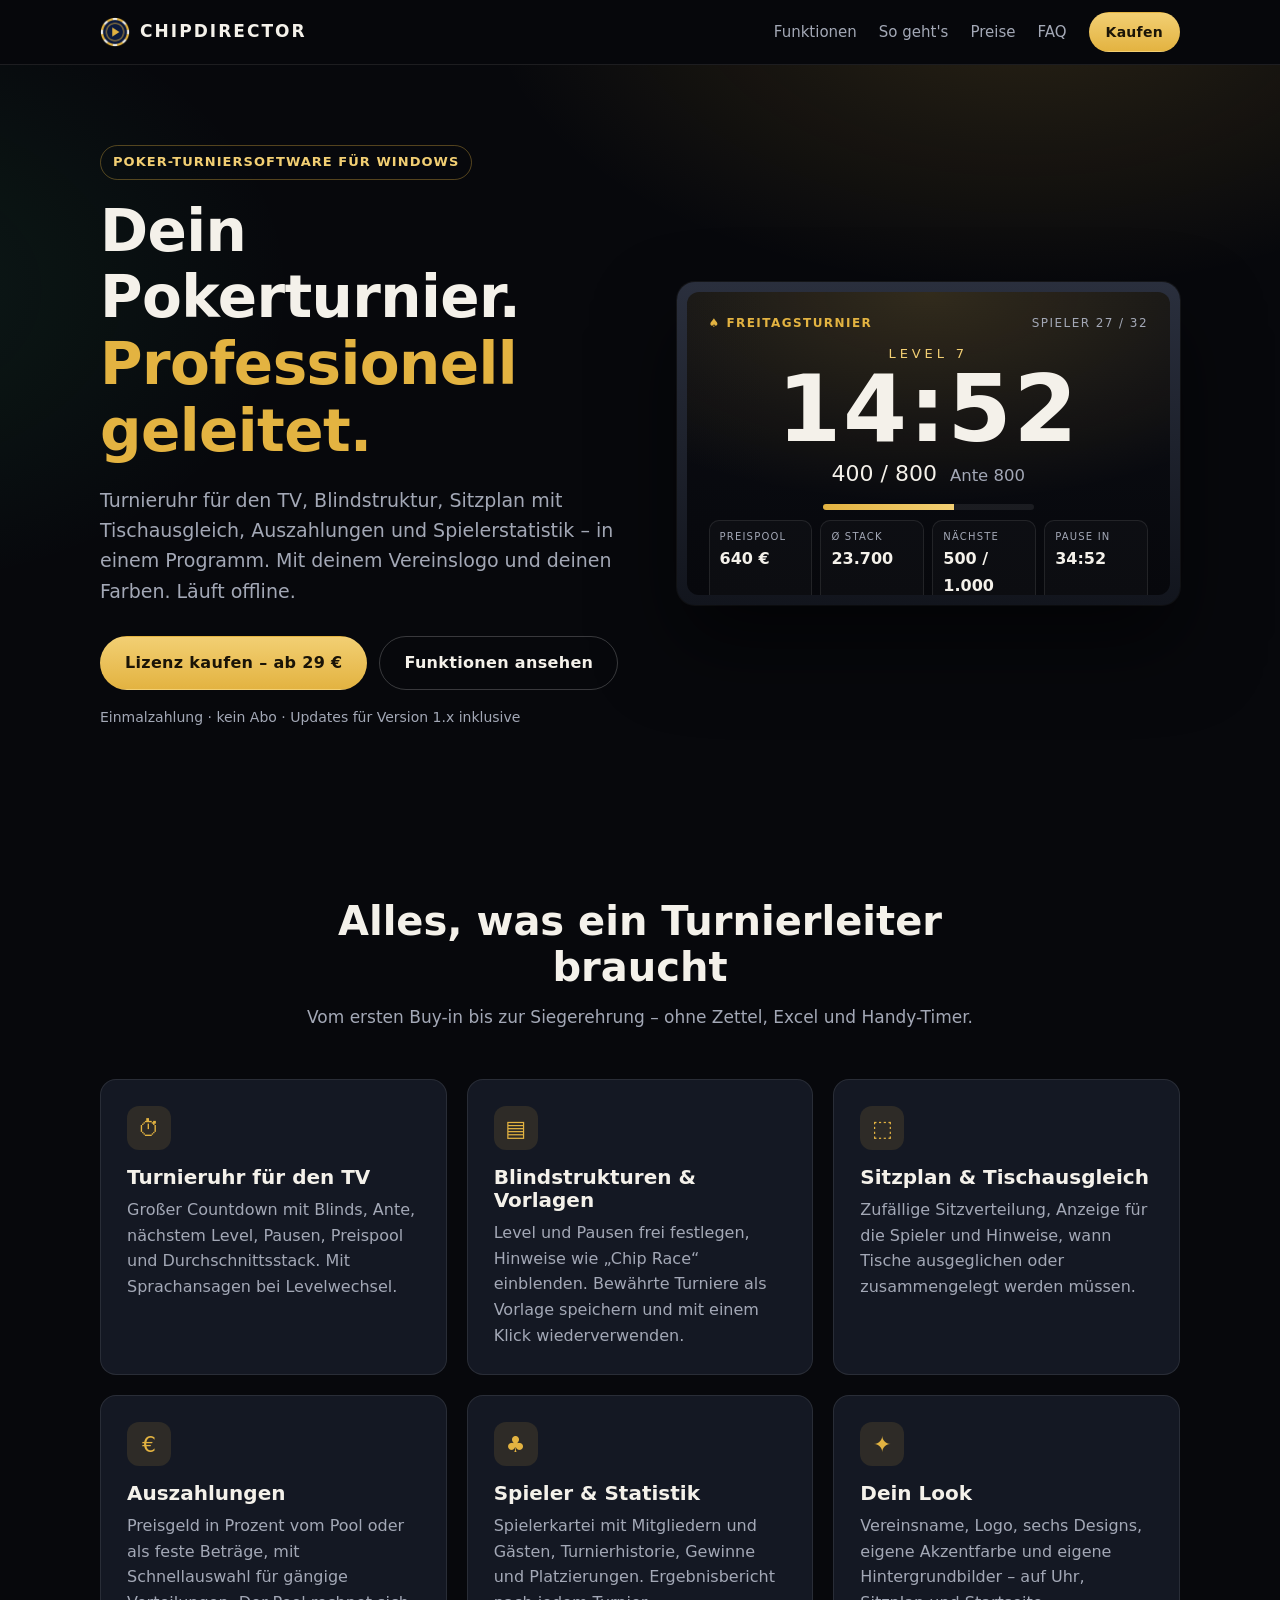
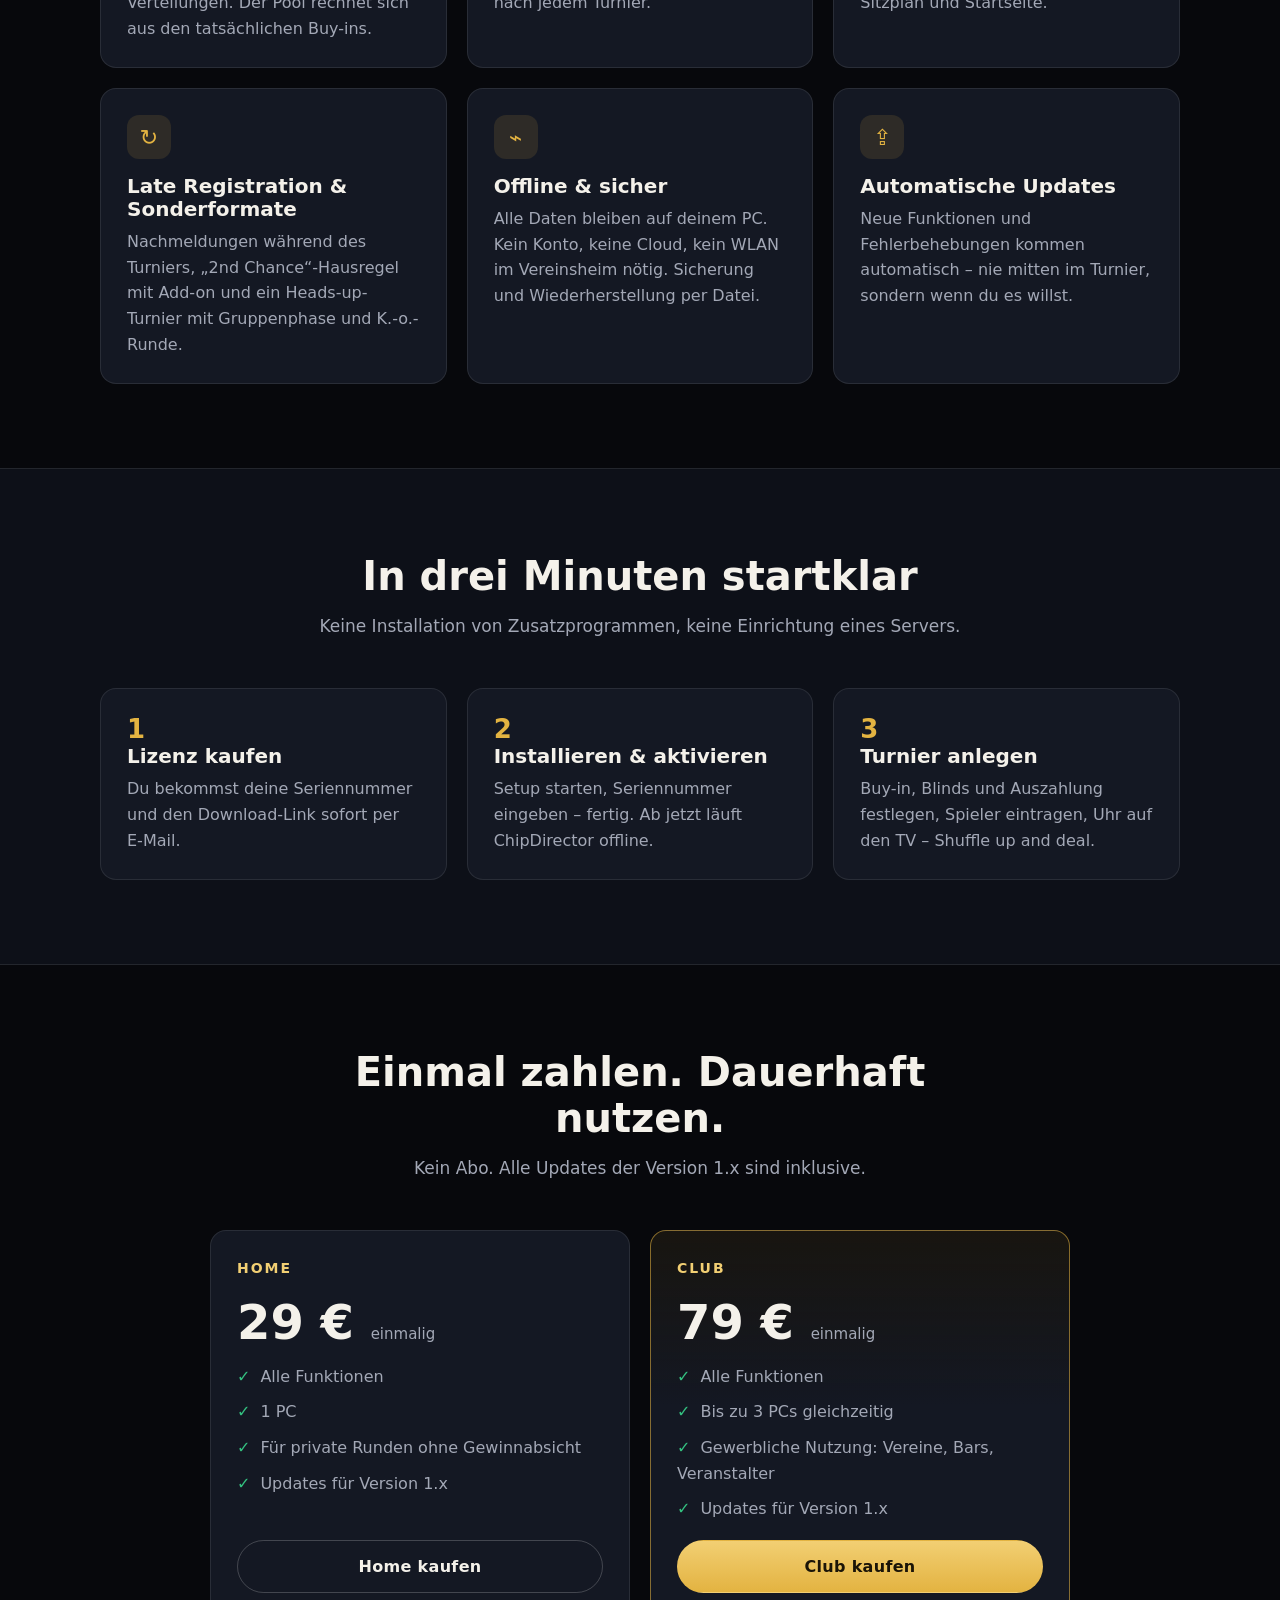
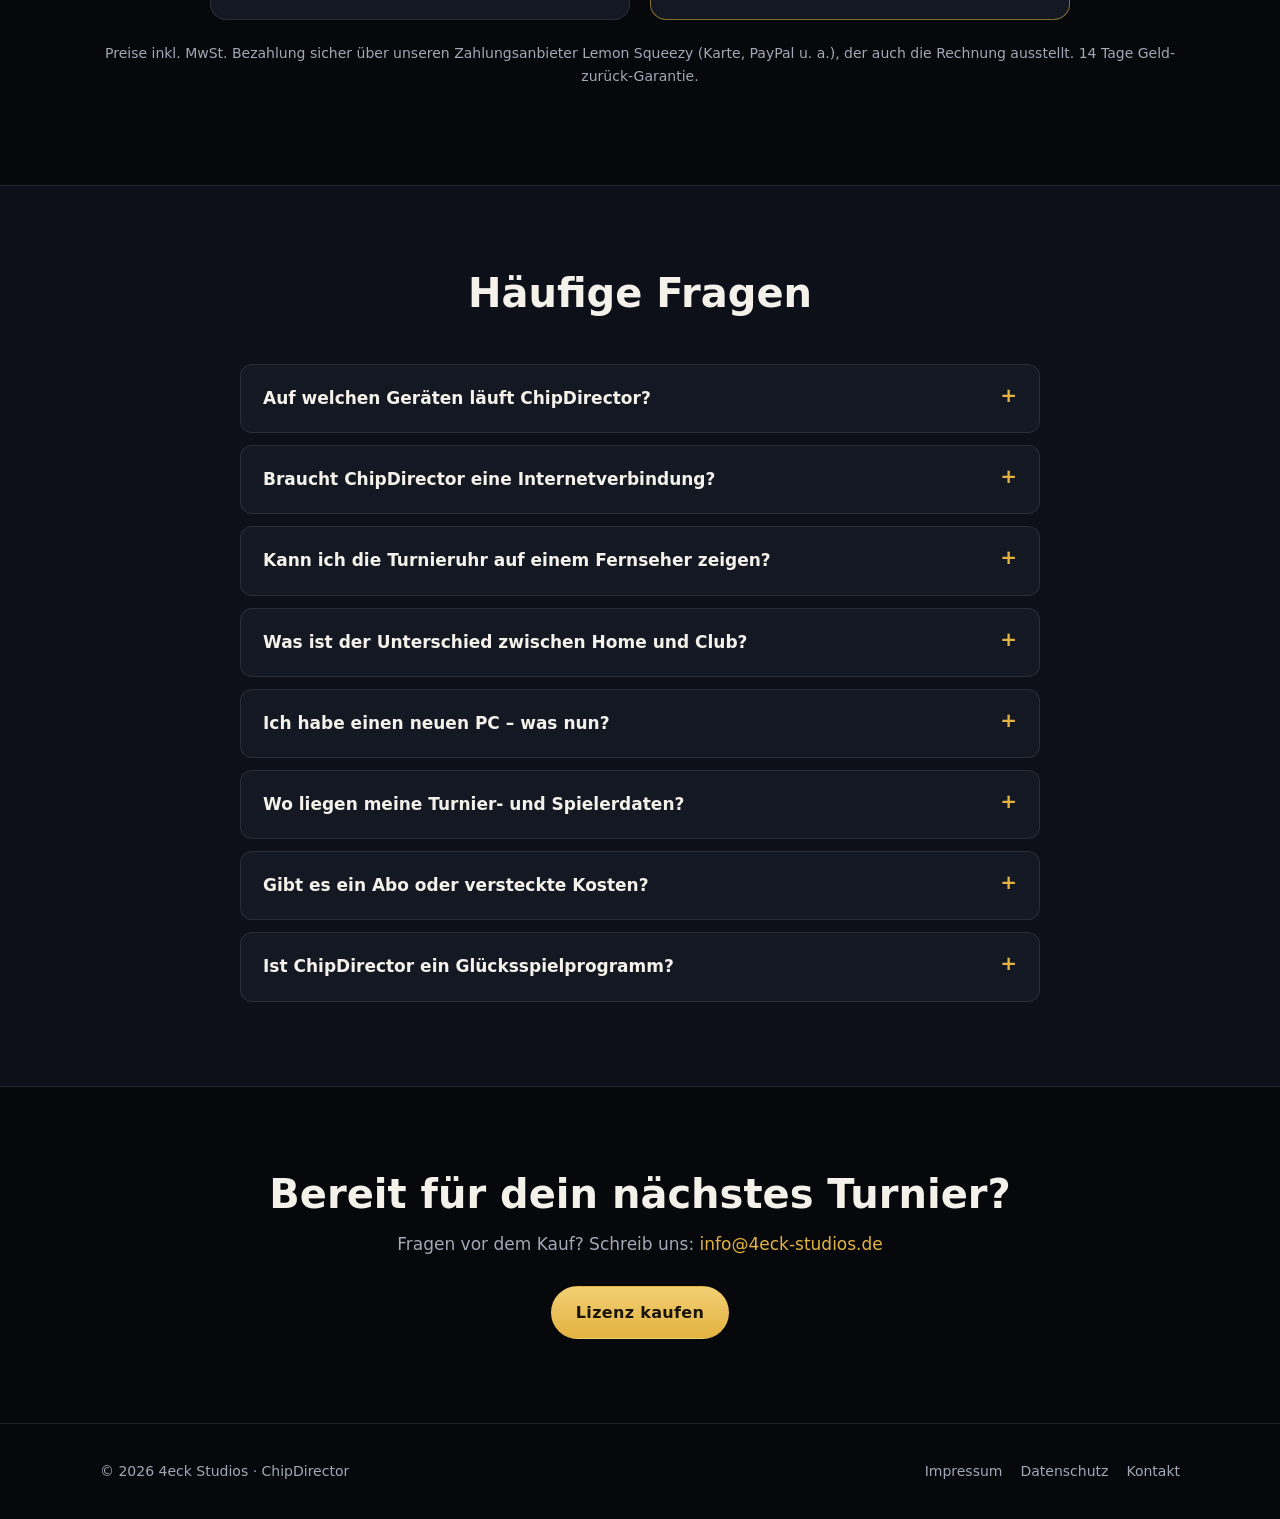
<file: index.html>
<!doctype html>
<html lang="de">
  <head>
    <meta charset="utf-8" />
    <meta name="viewport" content="width=device-width, initial-scale=1" />
    <title>ChipDirector – Poker-Turniersoftware für Vereine und Homegames</title>
    <meta
      name="description"
      content="ChipDirector ist die Poker-Turniersoftware für Windows: Turnieruhr für den TV, Blindstruktur, Sitzplan mit Tischausgleich, Auszahlungen, Spielerstatistik. Läuft offline, mit eigenem Logo und Design."
    />
    <link rel="canonical" href="https://4eck-studios-apps.github.io/chipdirector/" />
    <meta name="theme-color" content="#07080c" />
    <link rel="icon" type="image/png" href="assets/favicon.png" />
    <link rel="apple-touch-icon" href="assets/apple-touch-icon.png" />

    <meta property="og:type" content="website" />
    <meta property="og:locale" content="de_DE" />
    <meta property="og:site_name" content="ChipDirector" />
    <meta property="og:title" content="ChipDirector – Poker-Turniersoftware für Vereine und Homegames" />
    <meta
      property="og:description"
      content="Turnieruhr, Sitzplan, Auszahlungen und Statistik in einem Programm. Für Windows, offline, mit eigenem Vereinslogo."
    />
    <meta property="og:url" content="https://4eck-studios-apps.github.io/chipdirector/" />
    <meta property="og:image" content="https://4eck-studios-apps.github.io/chipdirector/assets/icon.png" />
    <meta name="twitter:card" content="summary" />

    <link rel="stylesheet" href="styles.css" />

    <script type="application/ld+json">
      {
        "@context": "https://schema.org",
        "@graph": [
          {
            "@type": "SoftwareApplication",
            "name": "ChipDirector",
            "applicationCategory": "GameApplication",
            "applicationSubCategory": "Poker Tournament Management",
            "operatingSystem": "Windows 10, Windows 11",
            "description": "Poker-Turniersoftware für Vereine und Homegames: Turnieruhr, Blindstruktur, Sitzplan mit Tischausgleich, Auszahlungen und Spielerstatistik. Läuft offline.",
            "url": "https://4eck-studios-apps.github.io/chipdirector/",
            "image": "https://4eck-studios-apps.github.io/chipdirector/assets/icon.png",
            "publisher": { "@type": "Organization", "name": "4eck Studios" },
            "offers": [
              { "@type": "Offer", "name": "Home", "price": "29.00", "priceCurrency": "EUR" },
              { "@type": "Offer", "name": "Club", "price": "79.00", "priceCurrency": "EUR" }
            ]
          },
          {
            "@type": "FAQPage",
            "mainEntity": [
              {
                "@type": "Question",
                "name": "Braucht ChipDirector eine Internetverbindung?",
                "acceptedAnswer": {
                  "@type": "Answer",
                  "text": "Nur einmalig zur Aktivierung mit deiner Seriennummer. Danach läuft ChipDirector komplett offline – ideal für Vereinsheime und Locations ohne WLAN."
                }
              },
              {
                "@type": "Question",
                "name": "Kann ich die Turnieruhr auf einem Fernseher zeigen?",
                "acceptedAnswer": {
                  "@type": "Answer",
                  "text": "Ja. Uhr und Sitzplan öffnen sich in eigenen Fenstern, die du auf einen zweiten Bildschirm oder TV ziehst und mit F11 im Vollbild zeigst."
                }
              },
              {
                "@type": "Question",
                "name": "Was ist der Unterschied zwischen Home und Club?",
                "acceptedAnswer": {
                  "@type": "Answer",
                  "text": "Home ist für private Runden auf einem PC. Club erlaubt die Nutzung auf bis zu drei PCs und die gewerbliche Nutzung, z. B. durch Vereine mit Startgeld, Bars oder Veranstalter."
                }
              }
            ]
          }
        ]
      }
    </script>
  </head>
  <body>
    <header class="site-header">
      <div class="wrap">
        <a class="brand" href="./"><img src="assets/favicon.png" alt="" width="30" height="30" />ChipDirector</a>
        <nav class="nav" aria-label="Hauptnavigation">
          <a class="hide-sm" href="#funktionen">Funktionen</a>
          <a class="hide-sm" href="#so-gehts">So geht's</a>
          <a href="#preise">Preise</a>
          <a class="hide-sm" href="#faq">FAQ</a>
          <a class="btn btn-gold btn-small" href="#preise">Kaufen</a>
        </nav>
      </div>
    </header>

    <main>
      <section class="hero">
        <div class="wrap">
          <div>
            <span class="eyebrow">Poker-Turniersoftware für Windows</span>
            <h1>Dein Pokerturnier.<br /><em>Professionell geleitet.</em></h1>
            <p class="lead">
              Turnieruhr für den TV, Blindstruktur, Sitzplan mit Tischausgleich, Auszahlungen und
              Spielerstatistik – in einem Programm. Mit deinem Vereinslogo und deinen Farben. Läuft
              offline.
            </p>
            <div class="hero-actions">
              <a class="btn btn-gold" href="#preise">Lizenz kaufen – ab 29 €</a>
              <a class="btn btn-ghost" href="#funktionen">Funktionen ansehen</a>
            </div>
            <p class="hero-note">Einmalzahlung · kein Abo · Updates für Version 1.x inklusive</p>
          </div>

          <div class="screen" role="img" aria-label="Beispiel: Turnieruhr von ChipDirector auf einem Fernseher">
            <div class="screen-inner">
              <div class="mock-top">
                <span><b>♠ Freitagsturnier</b></span>
                <span>Spieler 27 / 32</span>
              </div>
              <div class="mock-center">
                <div>
                  <div class="mock-level">Level 7</div>
                  <div class="mock-time">14:52</div>
                  <div class="mock-blinds">400 / 800 <span>Ante 800</span></div>
                  <div class="mock-bar" style="margin-inline: auto"><i></i></div>
                </div>
              </div>
              <div class="mock-stats">
                <div><small>Preispool</small><strong>640 €</strong></div>
                <div><small>Ø Stack</small><strong>23.700</strong></div>
                <div><small>Nächste</small><strong>500 / 1.000</strong></div>
                <div><small>Pause in</small><strong>34:52</strong></div>
              </div>
            </div>
          </div>
        </div>
      </section>

      <section id="funktionen">
        <div class="wrap">
          <div class="section-head">
            <h2>Alles, was ein Turnierleiter braucht</h2>
            <p>Vom ersten Buy-in bis zur Siegerehrung – ohne Zettel, Excel und Handy-Timer.</p>
          </div>
          <div class="grid grid-3">
            <article class="card">
              <div class="icon" aria-hidden="true">⏱</div>
              <h3>Turnieruhr für den TV</h3>
              <p>
                Großer Countdown mit Blinds, Ante, nächstem Level, Pausen, Preispool und
                Durchschnittsstack. Mit Sprachansagen bei Levelwechsel.
              </p>
            </article>
            <article class="card">
              <div class="icon" aria-hidden="true">▤</div>
              <h3>Blindstrukturen &amp; Vorlagen</h3>
              <p>
                Level und Pausen frei festlegen, Hinweise wie „Chip Race“ einblenden. Bewährte
                Turniere als Vorlage speichern und mit einem Klick wiederverwenden.
              </p>
            </article>
            <article class="card">
              <div class="icon" aria-hidden="true">⬚</div>
              <h3>Sitzplan &amp; Tischausgleich</h3>
              <p>
                Zufällige Sitzverteilung, Anzeige für die Spieler und Hinweise, wann Tische
                ausgeglichen oder zusammengelegt werden müssen.
              </p>
            </article>
            <article class="card">
              <div class="icon" aria-hidden="true">€</div>
              <h3>Auszahlungen</h3>
              <p>
                Preisgeld in Prozent vom Pool oder als feste Beträge, mit Schnellauswahl für
                gängige Verteilungen. Der Pool rechnet sich aus den tatsächlichen Buy-ins.
              </p>
            </article>
            <article class="card">
              <div class="icon" aria-hidden="true">♣</div>
              <h3>Spieler &amp; Statistik</h3>
              <p>
                Spielerkartei mit Mitgliedern und Gästen, Turnierhistorie, Gewinne und
                Platzierungen. Ergebnisbericht nach jedem Turnier.
              </p>
            </article>
            <article class="card">
              <div class="icon" aria-hidden="true">✦</div>
              <h3>Dein Look</h3>
              <p>
                Vereinsname, Logo, sechs Designs, eigene Akzentfarbe und eigene Hintergrundbilder –
                auf Uhr, Sitzplan und Startseite.
              </p>
            </article>
            <article class="card">
              <div class="icon" aria-hidden="true">↻</div>
              <h3>Late Registration &amp; Sonderformate</h3>
              <p>
                Nachmeldungen während des Turniers, „2nd Chance“-Hausregel mit Add-on und ein
                Heads-up-Turnier mit Gruppenphase und K.-o.-Runde.
              </p>
            </article>
            <article class="card">
              <div class="icon" aria-hidden="true">⌁</div>
              <h3>Offline &amp; sicher</h3>
              <p>
                Alle Daten bleiben auf deinem PC. Kein Konto, keine Cloud, kein WLAN im Vereinsheim
                nötig. Sicherung und Wiederherstellung per Datei.
              </p>
            </article>
            <article class="card">
              <div class="icon" aria-hidden="true">⇪</div>
              <h3>Automatische Updates</h3>
              <p>
                Neue Funktionen und Fehlerbehebungen kommen automatisch – nie mitten im Turnier,
                sondern wenn du es willst.
              </p>
            </article>
          </div>
        </div>
      </section>

      <section id="so-gehts" class="section-alt">
        <div class="wrap">
          <div class="section-head">
            <h2>In drei Minuten startklar</h2>
            <p>Keine Installation von Zusatzprogrammen, keine Einrichtung eines Servers.</p>
          </div>
          <div class="grid grid-3 steps">
            <div class="card">
              <h3>Lizenz kaufen</h3>
              <p>Du bekommst deine Seriennummer und den Download-Link sofort per E-Mail.</p>
            </div>
            <div class="card">
              <h3>Installieren &amp; aktivieren</h3>
              <p>Setup starten, Seriennummer eingeben – fertig. Ab jetzt läuft ChipDirector offline.</p>
            </div>
            <div class="card">
              <h3>Turnier anlegen</h3>
              <p>
                Buy-in, Blinds und Auszahlung festlegen, Spieler eintragen, Uhr auf den TV –
                Shuffle up and deal.
              </p>
            </div>
          </div>
        </div>
      </section>

      <section id="preise">
        <div class="wrap">
          <div class="section-head">
            <h2>Einmal zahlen. Dauerhaft nutzen.</h2>
            <p>Kein Abo. Alle Updates der Version 1.x sind inklusive.</p>
          </div>
          <div class="grid grid-2 pricing">
            <div class="card plan">
              <div class="plan-name">Home</div>
              <div class="price">29 € <small>einmalig</small></div>
              <ul>
                <li>Alle Funktionen</li>
                <li>1 PC</li>
                <li>Für private Runden ohne Gewinnabsicht</li>
                <li>Updates für Version 1.x</li>
              </ul>
              <a class="btn btn-ghost" href="#" data-checkout="home">Home kaufen</a>
            </div>
            <div class="card plan featured">
              <div class="plan-name">Club</div>
              <div class="price">79 € <small>einmalig</small></div>
              <ul>
                <li>Alle Funktionen</li>
                <li>Bis zu 3 PCs gleichzeitig</li>
                <li>Gewerbliche Nutzung: Vereine, Bars, Veranstalter</li>
                <li>Updates für Version 1.x</li>
              </ul>
              <a class="btn btn-gold" href="#" data-checkout="club">Club kaufen</a>
            </div>
          </div>
          <p class="pricing-note">
            Preise inkl. MwSt. Bezahlung sicher über unseren Zahlungsanbieter Lemon Squeezy (Karte, PayPal u. a.),
            der auch die Rechnung ausstellt. 14 Tage Geld-zurück-Garantie.
          </p>
        </div>
      </section>

      <section id="faq" class="section-alt">
        <div class="wrap">
          <div class="section-head">
            <h2>Häufige Fragen</h2>
          </div>
          <div class="faq">
            <details>
              <summary>Auf welchen Geräten läuft ChipDirector?</summary>
              <p>
                Auf PCs und Laptops mit Windows 10 oder Windows 11 (64 Bit). Der Installer bringt alles
                mit, was das Programm braucht.
              </p>
            </details>
            <details>
              <summary>Braucht ChipDirector eine Internetverbindung?</summary>
              <p>
                Nur einmalig zur Aktivierung mit deiner Seriennummer. Danach läuft ChipDirector
                komplett offline – ideal für Vereinsheime und Locations ohne WLAN.
              </p>
            </details>
            <details>
              <summary>Kann ich die Turnieruhr auf einem Fernseher zeigen?</summary>
              <p>
                Ja. Uhr und Sitzplan öffnen sich in eigenen Fenstern, die du auf einen zweiten
                Bildschirm oder TV ziehst und mit F11 im Vollbild zeigst.
              </p>
            </details>
            <details>
              <summary>Was ist der Unterschied zwischen Home und Club?</summary>
              <p>
                Home ist für private Runden auf einem PC. Club erlaubt die Nutzung auf bis zu drei PCs
                und die gewerbliche Nutzung, z. B. durch Vereine mit Startgeld, Bars oder Veranstalter.
              </p>
            </details>
            <details>
              <summary>Ich habe einen neuen PC – was nun?</summary>
              <p>
                Auf dem alten PC unter Einstellungen → Lizenz „Auf diesem Gerät deaktivieren“ wählen und
                auf dem neuen PC mit derselben Seriennummer aktivieren. Falls der alte PC nicht mehr
                läuft, schreib uns kurz – wir geben ihn frei.
              </p>
            </details>
            <details>
              <summary>Wo liegen meine Turnier- und Spielerdaten?</summary>
              <p>
                Ausschließlich auf deinem PC. Über „Sicherung“ exportierst du alles in eine Datei und
                kannst es auf einem anderen PC wieder einspielen.
              </p>
            </details>
            <details>
              <summary>Gibt es ein Abo oder versteckte Kosten?</summary>
              <p>
                Nein. Du zahlst einmal und nutzt ChipDirector dauerhaft. Alle Updates der Version 1.x
                sind inklusive.
              </p>
            </details>
            <details>
              <summary>Ist ChipDirector ein Glücksspielprogramm?</summary>
              <p>
                Nein. ChipDirector ist ein Organisationswerkzeug für Turnierleiter – es verwaltet Uhr,
                Spieler, Tische und Auszahlungen. Es werden keine Einsätze angenommen und keine Spiele
                ausgetragen. Für die Einhaltung der jeweils geltenden Regeln ist der Veranstalter
                verantwortlich.
              </p>
            </details>
          </div>
        </div>
      </section>

      <section class="cta" id="kontakt">
        <div class="wrap">
          <h2>Bereit für dein nächstes Turnier?</h2>
          <p>
            Fragen vor dem Kauf? Schreib uns:
            <a href="mailto:info@4eck-studios.de">info@4eck-studios.de</a>
          </p>
          <a class="btn btn-gold" href="#preise">Lizenz kaufen</a>
        </div>
      </section>
    </main>

    <footer class="site-footer">
      <div class="wrap">
        <span>© 2026 4eck Studios · ChipDirector</span>
        <nav aria-label="Rechtliches">
          <a href="impressum.html">Impressum</a>
          <a href="datenschutz.html">Datenschutz</a>
          <a href="mailto:info@4eck-studios.de">Kontakt</a>
        </nav>
      </div>
    </footer>
  </body>
</html>
</file>
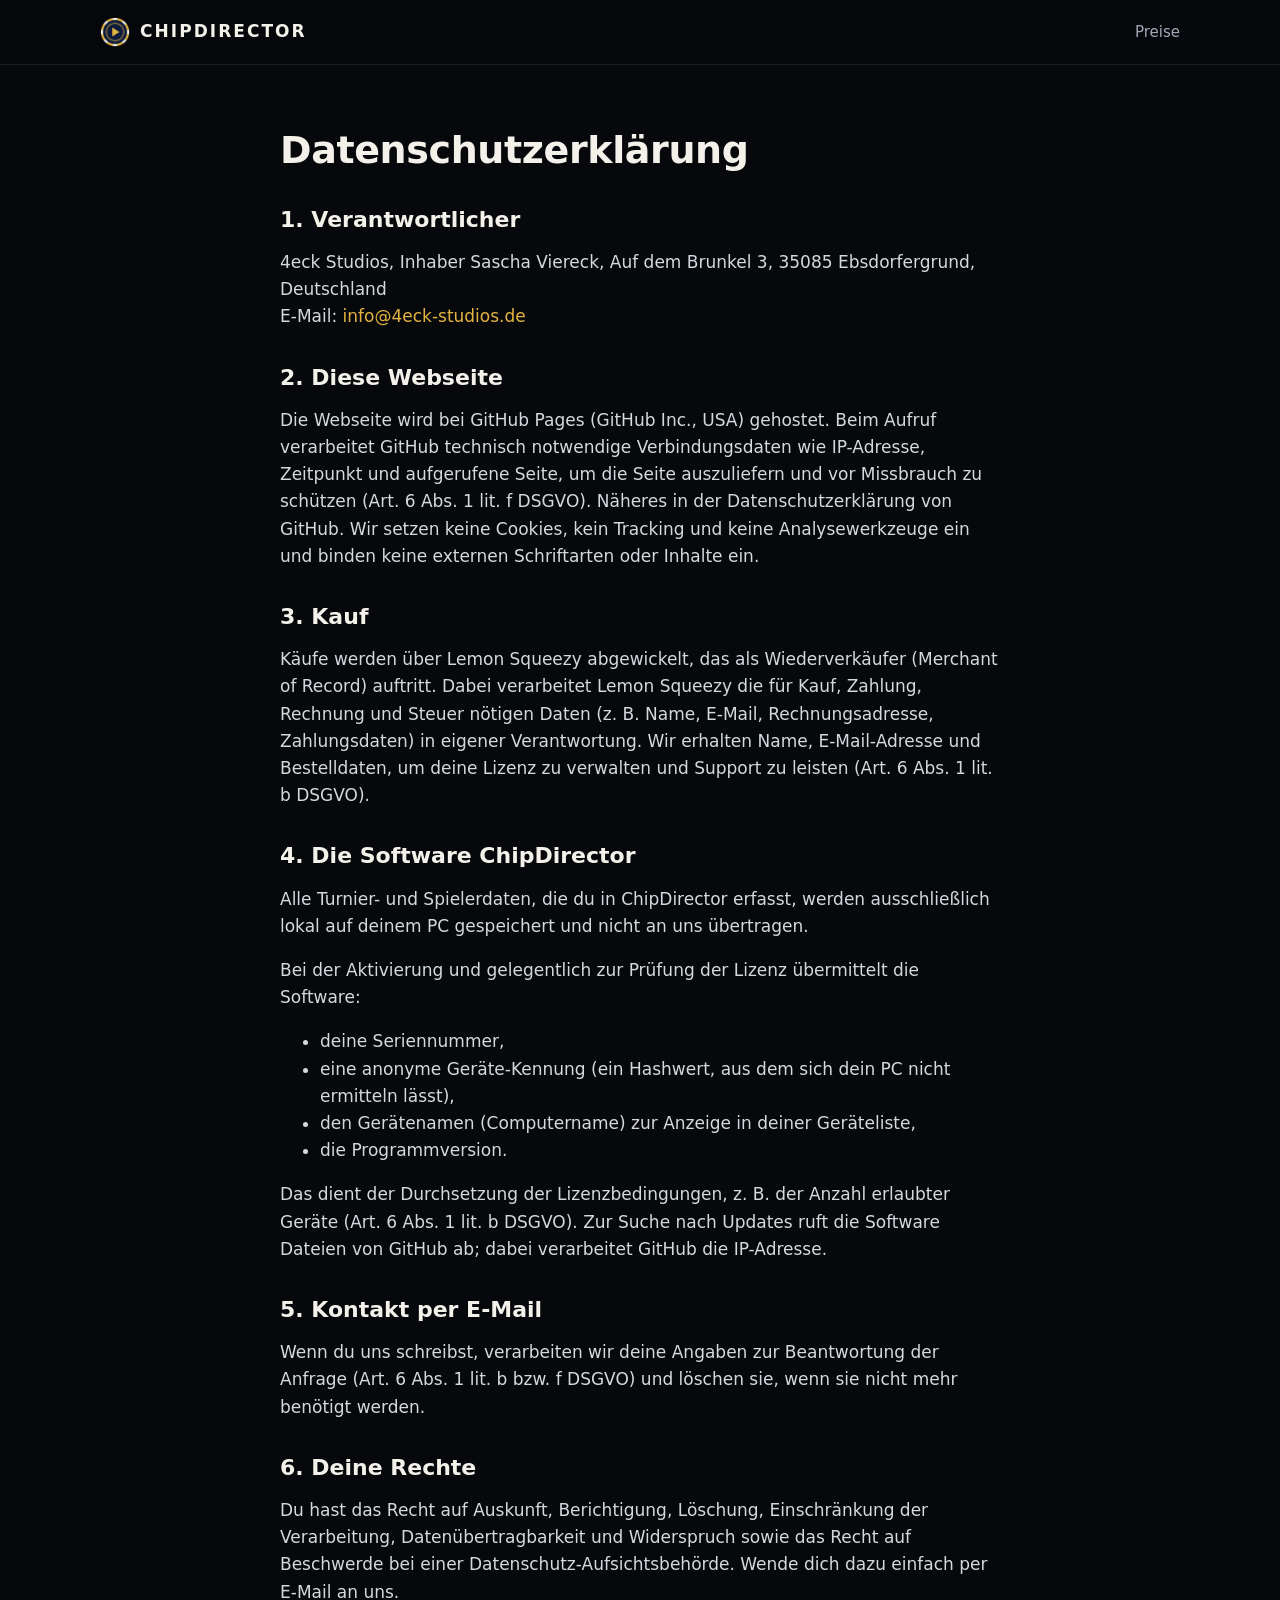
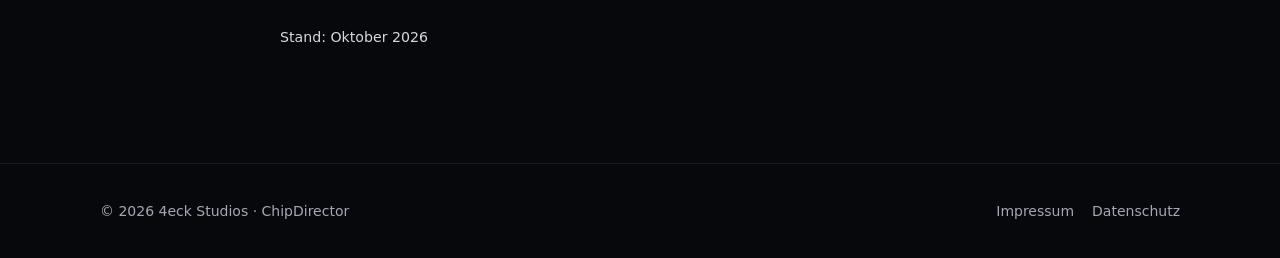
<file: datenschutz.html>
<!doctype html>
<html lang="de">
  <head>
    <meta charset="utf-8" />
    <meta name="viewport" content="width=device-width, initial-scale=1" />
    <title>Datenschutz – ChipDirector</title>
    <meta name="robots" content="noindex, follow" />
    <link rel="icon" type="image/png" href="assets/favicon.png" />
    <link rel="stylesheet" href="styles.css" />
  </head>
  <body>
    <header class="site-header">
      <div class="wrap">
        <a class="brand" href="./"><img src="assets/favicon.png" alt="" width="30" height="30" />ChipDirector</a>
        <nav class="nav"><a href="./#preise">Preise</a></nav>
      </div>
    </header>

    <main class="wrap legal">
      <h1>Datenschutzerklärung</h1>

      <h2>1. Verantwortlicher</h2>
      <p>
        4eck Studios, Inhaber Sascha Viereck, Auf dem Brunkel 3, 35085 Ebsdorfergrund, Deutschland<br />
        E-Mail: <a href="mailto:info@4eck-studios.de">info@4eck-studios.de</a>
      </p>

      <h2>2. Diese Webseite</h2>
      <p>
        Die Webseite wird bei GitHub Pages (GitHub Inc., USA) gehostet. Beim Aufruf verarbeitet GitHub
        technisch notwendige Verbindungsdaten wie IP-Adresse, Zeitpunkt und aufgerufene Seite, um die Seite
        auszuliefern und vor Missbrauch zu schützen (Art. 6 Abs. 1 lit. f DSGVO). Näheres in der
        Datenschutzerklärung von GitHub. Wir setzen keine Cookies, kein Tracking und keine Analysewerkzeuge
        ein und binden keine externen Schriftarten oder Inhalte ein.
      </p>

      <h2>3. Kauf</h2>
      <p>
        Käufe werden über Lemon Squeezy abgewickelt, das als Wiederverkäufer (Merchant of Record) auftritt.
        Dabei verarbeitet Lemon Squeezy die für Kauf, Zahlung, Rechnung und Steuer nötigen Daten (z. B.
        Name, E-Mail, Rechnungsadresse, Zahlungsdaten) in eigener Verantwortung. Wir erhalten Name,
        E-Mail-Adresse und Bestelldaten, um deine Lizenz zu verwalten und Support zu leisten
        (Art. 6 Abs. 1 lit. b DSGVO).
      </p>

      <h2>4. Die Software ChipDirector</h2>
      <p>
        Alle Turnier- und Spielerdaten, die du in ChipDirector erfasst, werden ausschließlich lokal auf
        deinem PC gespeichert und nicht an uns übertragen.
      </p>
      <p>Bei der Aktivierung und gelegentlich zur Prüfung der Lizenz übermittelt die Software:</p>
      <ul>
        <li>deine Seriennummer,</li>
        <li>eine anonyme Geräte-Kennung (ein Hashwert, aus dem sich dein PC nicht ermitteln lässt),</li>
        <li>den Gerätenamen (Computername) zur Anzeige in deiner Geräteliste,</li>
        <li>die Programmversion.</li>
      </ul>
      <p>
        Das dient der Durchsetzung der Lizenzbedingungen, z. B. der Anzahl erlaubter Geräte
        (Art. 6 Abs. 1 lit. b DSGVO). Zur Suche nach Updates ruft die Software Dateien von GitHub ab;
        dabei verarbeitet GitHub die IP-Adresse.
      </p>

      <h2>5. Kontakt per E-Mail</h2>
      <p>
        Wenn du uns schreibst, verarbeiten wir deine Angaben zur Beantwortung der Anfrage
        (Art. 6 Abs. 1 lit. b bzw. f DSGVO) und löschen sie, wenn sie nicht mehr benötigt werden.
      </p>

      <h2>6. Deine Rechte</h2>
      <p>
        Du hast das Recht auf Auskunft, Berichtigung, Löschung, Einschränkung der Verarbeitung,
        Datenübertragbarkeit und Widerspruch sowie das Recht auf Beschwerde bei einer
        Datenschutz-Aufsichtsbehörde. Wende dich dazu einfach per E-Mail an uns.
      </p>

      <p><small>Stand: Oktober 2026</small></p>
    </main>

    <footer class="site-footer">
      <div class="wrap">
        <span>© 2026 4eck Studios · ChipDirector</span>
        <nav aria-label="Rechtliches">
          <a href="impressum.html">Impressum</a>
          <a href="datenschutz.html">Datenschutz</a>
        </nav>
      </div>
    </footer>
  </body>
</html>
</file>
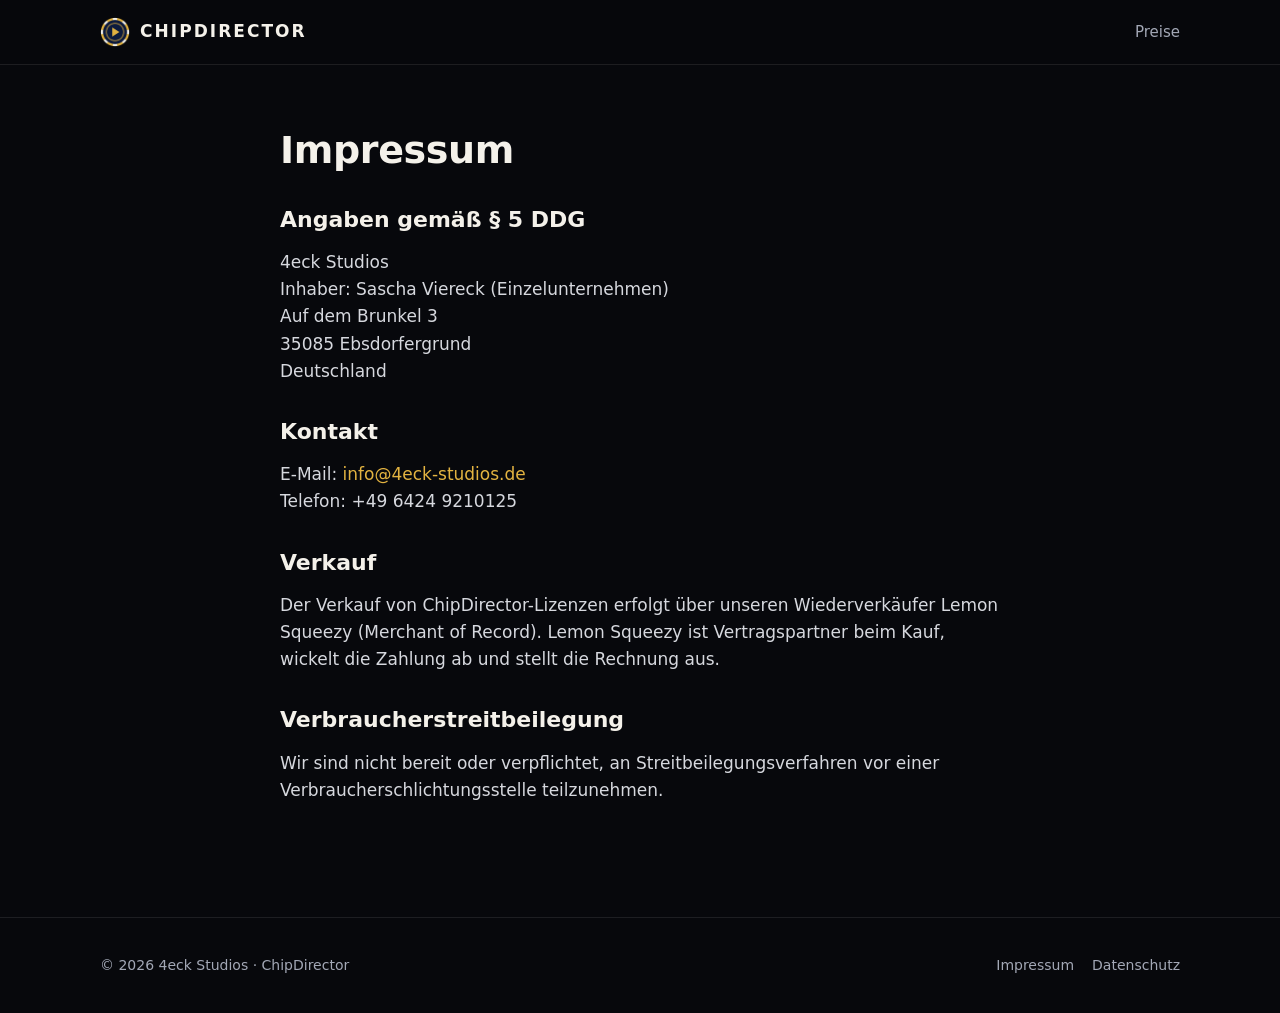
<file: impressum.html>
<!doctype html>
<html lang="de">
  <head>
    <meta charset="utf-8" />
    <meta name="viewport" content="width=device-width, initial-scale=1" />
    <title>Impressum – ChipDirector</title>
    <meta name="robots" content="noindex, follow" />
    <link rel="icon" type="image/png" href="assets/favicon.png" />
    <link rel="stylesheet" href="styles.css" />
  </head>
  <body>
    <header class="site-header">
      <div class="wrap">
        <a class="brand" href="./"><img src="assets/favicon.png" alt="" width="30" height="30" />ChipDirector</a>
        <nav class="nav"><a href="./#preise">Preise</a></nav>
      </div>
    </header>

    <main class="wrap legal">
      <h1>Impressum</h1>

      <h2>Angaben gemäß § 5 DDG</h2>
      <p>
        4eck Studios<br />
        Inhaber: Sascha Viereck (Einzelunternehmen)<br />
        Auf dem Brunkel 3<br />
        35085 Ebsdorfergrund<br />
        Deutschland
      </p>

      <h2>Kontakt</h2>
      <p>
        E-Mail: <a href="mailto:info@4eck-studios.de">info@4eck-studios.de</a><br />
        Telefon: +49 6424 9210125
      </p>

      <h2>Verkauf</h2>
      <p>
        Der Verkauf von ChipDirector-Lizenzen erfolgt über unseren Wiederverkäufer Lemon Squeezy
        (Merchant of Record). Lemon Squeezy ist Vertragspartner beim Kauf, wickelt die Zahlung ab und
        stellt die Rechnung aus.
      </p>

      <h2>Verbraucherstreitbeilegung</h2>
      <p>
        Wir sind nicht bereit oder verpflichtet, an Streitbeilegungsverfahren vor einer
        Verbraucherschlichtungsstelle teilzunehmen.
      </p>
    </main>

    <footer class="site-footer">
      <div class="wrap">
        <span>© 2026 4eck Studios · ChipDirector</span>
        <nav aria-label="Rechtliches">
          <a href="impressum.html">Impressum</a>
          <a href="datenschutz.html">Datenschutz</a>
        </nav>
      </div>
    </footer>
  </body>
</html>
</file>
<file: styles.css>
:root {
  --bg: #07080c;
  --bg-2: #0d1018;
  --surface: #141823;
  --surface-2: #1b2030;
  --line: rgba(255, 255, 255, 0.09);
  --text: #f4f1ea;
  --muted: #a3a8b6;
  --gold: #e3b341;
  --gold-2: #f2cf73;
  --green: #34c281;
  --red: #ff5a5f;
  --radius: 16px;
  --max: 1120px;
  --font: "Segoe UI", system-ui, -apple-system, "Helvetica Neue", Arial, sans-serif;
  --font-display: "Bahnschrift", "Segoe UI", system-ui, sans-serif;
}

* {
  box-sizing: border-box;
}

html {
  scroll-behavior: smooth;
}

body {
  margin: 0;
  overflow-x: hidden;
  background: var(--bg);
  color: var(--text);
  font-family: var(--font);
  font-size: 17px;
  line-height: 1.6;
  -webkit-font-smoothing: antialiased;
}

img {
  max-width: 100%;
  display: block;
}

a {
  color: var(--gold);
  text-decoration: none;
}
a:hover {
  text-decoration: underline;
}

.wrap {
  width: 100%;
  max-width: var(--max);
  margin: 0 auto;
  padding: 0 20px;
}

/* --- Header ------------------------------------------------------------- */

.site-header {
  position: sticky;
  top: 0;
  z-index: 10;
  background: rgba(7, 8, 12, 0.82);
  backdrop-filter: blur(12px);
  border-bottom: 1px solid var(--line);
}
.site-header .wrap {
  display: flex;
  align-items: center;
  justify-content: space-between;
  gap: 16px;
  height: 64px;
}
.brand {
  display: flex;
  align-items: center;
  gap: 10px;
  color: var(--text);
  font-family: var(--font-display);
  font-weight: 700;
  letter-spacing: 0.12em;
  text-transform: uppercase;
}
.brand:hover {
  text-decoration: none;
}
.brand img {
  width: 30px;
  height: 30px;
}
.nav {
  display: flex;
  align-items: center;
  gap: 22px;
  font-size: 15px;
}
.nav a {
  color: var(--muted);
}
.nav a:hover {
  color: var(--text);
  text-decoration: none;
}
.nav a.btn-gold,
.nav a.btn-gold:hover {
  color: #1a1407;
}

/* --- Buttons ------------------------------------------------------------ */

.btn {
  display: inline-flex;
  align-items: center;
  justify-content: center;
  gap: 8px;
  padding: 13px 24px;
  border-radius: 999px;
  border: 1px solid transparent;
  font-weight: 650;
  font-size: 16px;
  letter-spacing: 0.02em;
  cursor: pointer;
  transition: transform 0.15s ease, filter 0.15s ease, border-color 0.15s ease;
}
.btn:hover {
  text-decoration: none;
  transform: translateY(-1px);
}
.btn-gold {
  background: linear-gradient(180deg, var(--gold-2), var(--gold));
  color: #1a1407;
}
.btn-gold:hover {
  filter: brightness(1.06);
}
.btn-ghost {
  border-color: rgba(255, 255, 255, 0.2);
  color: var(--text);
}
.btn-ghost:hover {
  border-color: var(--gold);
  color: var(--gold);
}
.btn-small {
  padding: 8px 16px;
  font-size: 14px;
}

/* --- Hero --------------------------------------------------------------- */

.hero {
  position: relative;
  overflow: hidden;
  padding: 80px 0 72px;
  background:
    radial-gradient(900px 500px at 80% -10%, rgba(227, 179, 65, 0.16), transparent 60%),
    radial-gradient(700px 500px at -10% 30%, rgba(52, 194, 129, 0.1), transparent 60%),
    var(--bg);
}
.hero .wrap {
  display: grid;
  grid-template-columns: 1.05fr 1fr;
  gap: 48px;
  align-items: center;
}
.eyebrow {
  display: inline-block;
  margin-bottom: 18px;
  padding: 6px 12px;
  border: 1px solid rgba(227, 179, 65, 0.35);
  border-radius: 999px;
  color: var(--gold-2);
  font-size: 13px;
  font-weight: 600;
  letter-spacing: 0.08em;
  text-transform: uppercase;
}
h1,
h2,
h3 {
  font-family: var(--font-display);
  line-height: 1.15;
  margin: 0;
}
h1 {
  font-size: clamp(36px, 5vw, 58px);
  font-weight: 700;
  letter-spacing: -0.01em;
}
h1 em {
  font-style: normal;
  color: var(--gold);
}
.lead {
  margin: 20px 0 30px;
  max-width: 34em;
  color: var(--muted);
  font-size: 19px;
}
.hero-actions {
  display: flex;
  flex-wrap: wrap;
  gap: 12px;
}
.hero-note {
  margin-top: 16px;
  color: var(--muted);
  font-size: 14px;
}

/* Clock mock-up */
.screen {
  position: relative;
  border-radius: 18px;
  padding: 10px;
  background: linear-gradient(180deg, #2a2f3d, #12151d);
  box-shadow: 0 40px 80px rgba(0, 0, 0, 0.55), 0 0 0 1px rgba(255, 255, 255, 0.06);
}
.screen-inner {
  border-radius: 12px;
  overflow: hidden;
  background:
    radial-gradient(600px 300px at 50% 0%, rgba(227, 179, 65, 0.18), transparent 70%),
    linear-gradient(180deg, #0b0d14, #07080c);
  padding: 22px 22px 18px;
  aspect-ratio: 16 / 10;
  display: grid;
  grid-template-rows: auto 1fr auto;
  gap: 10px;
}
.mock-top {
  display: flex;
  justify-content: space-between;
  font-size: 12px;
  color: var(--muted);
  letter-spacing: 0.12em;
  text-transform: uppercase;
}
.mock-top b {
  color: var(--gold);
  font-weight: 700;
}
.mock-center {
  display: grid;
  place-items: center;
  text-align: center;
}
.mock-level {
  color: var(--gold-2);
  font-size: 13px;
  letter-spacing: 0.3em;
  text-transform: uppercase;
}
.mock-time {
  font-family: var(--font-display);
  font-size: clamp(48px, 8vw, 92px);
  font-weight: 700;
  line-height: 1;
  font-variant-numeric: tabular-nums;
  letter-spacing: 0.02em;
}
.mock-blinds {
  font-size: clamp(16px, 2.2vw, 22px);
  color: var(--text);
}
.mock-blinds span {
  color: var(--muted);
  font-size: 0.75em;
  margin-left: 6px;
}
.mock-bar {
  height: 6px;
  border-radius: 99px;
  background: rgba(255, 255, 255, 0.08);
  overflow: hidden;
  margin-top: 12px;
  width: min(360px, 70%);
}
.mock-bar i {
  display: block;
  height: 100%;
  width: 62%;
  background: linear-gradient(90deg, var(--gold), var(--gold-2));
}
.mock-stats {
  display: grid;
  grid-template-columns: repeat(4, 1fr);
  gap: 8px;
}
.mock-stats div {
  border: 1px solid var(--line);
  border-radius: 10px;
  padding: 8px 10px;
  background: rgba(255, 255, 255, 0.025);
}
.mock-stats small {
  display: block;
  color: var(--muted);
  font-size: 10px;
  letter-spacing: 0.12em;
  text-transform: uppercase;
}
.mock-stats strong {
  font-size: 16px;
}

/* --- Sections ----------------------------------------------------------- */

section {
  padding: 84px 0;
}
.section-alt {
  background: var(--bg-2);
  border-top: 1px solid var(--line);
  border-bottom: 1px solid var(--line);
}
.section-head {
  max-width: 720px;
  margin: 0 auto 48px;
  text-align: center;
}
.section-head h2 {
  font-size: clamp(28px, 3.6vw, 40px);
}
.section-head p {
  margin: 14px 0 0;
  color: var(--muted);
}

.grid {
  display: grid;
  gap: 20px;
}
.grid-3 {
  grid-template-columns: repeat(3, 1fr);
}
.grid-2 {
  grid-template-columns: repeat(2, 1fr);
}

.card {
  border: 1px solid var(--line);
  border-radius: var(--radius);
  background: var(--surface);
  padding: 26px;
}
.card h3 {
  font-size: 20px;
  margin-bottom: 8px;
}
.card p {
  margin: 0;
  color: var(--muted);
  font-size: 16px;
}
.icon {
  display: grid;
  place-items: center;
  width: 44px;
  height: 44px;
  margin-bottom: 16px;
  border-radius: 12px;
  background: rgba(227, 179, 65, 0.12);
  color: var(--gold);
  font-size: 22px;
}

.steps {
  counter-reset: step;
}
.steps .card {
  position: relative;
  padding-top: 56px;
}
.steps .card::before {
  counter-increment: step;
  content: counter(step);
  position: absolute;
  top: 20px;
  left: 26px;
  font-family: var(--font-display);
  font-size: 26px;
  font-weight: 700;
  color: var(--gold);
}

/* --- Pricing ------------------------------------------------------------ */

.pricing {
  max-width: 860px;
  margin: 0 auto;
}
.plan {
  display: flex;
  flex-direction: column;
  gap: 18px;
}
.plan.featured {
  border-color: rgba(227, 179, 65, 0.55);
  background: linear-gradient(180deg, rgba(227, 179, 65, 0.08), var(--surface) 45%);
}
.plan-name {
  font-size: 14px;
  font-weight: 700;
  letter-spacing: 0.14em;
  text-transform: uppercase;
  color: var(--gold-2);
}
.price {
  font-family: var(--font-display);
  font-size: 48px;
  font-weight: 700;
  line-height: 1;
}
.price small {
  font-family: var(--font);
  font-size: 15px;
  font-weight: 400;
  color: var(--muted);
}
.plan ul {
  list-style: none;
  margin: 0;
  padding: 0;
  display: grid;
  gap: 10px;
  color: var(--muted);
  font-size: 16px;
}
.plan li::before {
  content: "✓";
  color: var(--green);
  font-weight: 700;
  margin-right: 10px;
}
.plan .btn {
  margin-top: auto;
}
.pricing-note {
  margin-top: 22px;
  text-align: center;
  color: var(--muted);
  font-size: 14px;
}

/* --- FAQ ---------------------------------------------------------------- */

.faq {
  max-width: 800px;
  margin: 0 auto;
  display: grid;
  gap: 12px;
}
.faq details {
  border: 1px solid var(--line);
  border-radius: 12px;
  background: var(--surface);
  padding: 4px 22px;
}
.faq summary {
  cursor: pointer;
  padding: 16px 0;
  font-weight: 650;
  list-style: none;
}
.faq summary::-webkit-details-marker {
  display: none;
}
.faq summary::after {
  content: "+";
  float: right;
  color: var(--gold);
  font-size: 20px;
  line-height: 1;
}
.faq details[open] summary::after {
  content: "–";
}
.faq details p {
  margin: 0 0 18px;
  color: var(--muted);
}

/* --- CTA + footer ------------------------------------------------------- */

.cta {
  text-align: center;
}
.cta h2 {
  font-size: clamp(28px, 3.6vw, 40px);
  margin-bottom: 14px;
}
.cta p {
  color: var(--muted);
  margin: 0 0 28px;
}

.site-footer {
  border-top: 1px solid var(--line);
  padding: 36px 0;
  color: var(--muted);
  font-size: 14px;
}
.site-footer .wrap {
  display: flex;
  flex-wrap: wrap;
  justify-content: space-between;
  gap: 16px;
}
.site-footer nav {
  display: flex;
  flex-wrap: wrap;
  gap: 18px;
}
.site-footer a {
  color: var(--muted);
}
.site-footer a:hover {
  color: var(--text);
}

/* --- Legal pages -------------------------------------------------------- */

.legal {
  max-width: 760px;
  padding: 64px 20px 96px;
}
.legal h1 {
  font-size: 38px;
  margin-bottom: 28px;
}
.legal h2 {
  font-size: 22px;
  margin: 34px 0 10px;
}
.legal p,
.legal li {
  color: #d6d8de;
}
.placeholder {
  background: rgba(255, 90, 95, 0.15);
  border-radius: 4px;
  padding: 0 4px;
  color: #ffb3b5;
}

/* --- Responsive --------------------------------------------------------- */

@media (max-width: 900px) {
  .hero .wrap,
  .grid-3,
  .grid-2 {
    grid-template-columns: minmax(0, 1fr);
  }
  .screen-inner {
    aspect-ratio: auto;
  }
  .hero {
    padding-top: 48px;
  }
  .nav .hide-sm {
    display: none;
  }
  section {
    padding: 64px 0;
  }
}

@media (max-width: 520px) {
  body {
    font-size: 16px;
  }
  .wrap {
    padding: 0 16px;
  }
  .brand {
    letter-spacing: 0.06em;
  }
  .lead {
    font-size: 17px;
  }
  .hero-actions .btn {
    width: 100%;
  }
  .card {
    padding: 22px;
  }
  .mock-stats {
    grid-template-columns: repeat(2, 1fr);
  }
  .nav {
    gap: 14px;
  }
}
</file>
